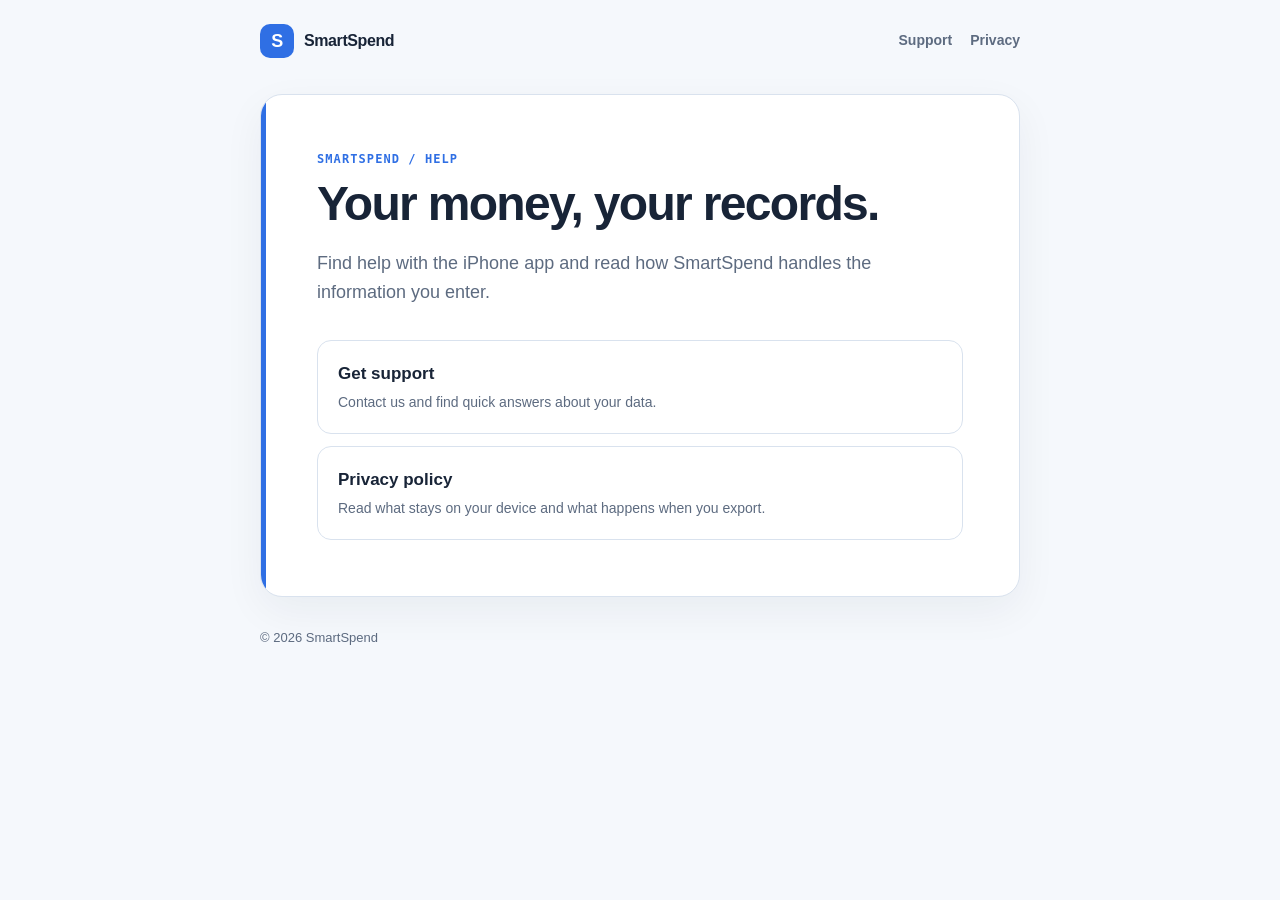
<file: docs/index.html>
<!doctype html>
<html lang="en">
<head>
  <meta charset="utf-8">
  <meta name="viewport" content="width=device-width, initial-scale=1">
  <meta name="description" content="SmartSpend support and privacy information.">
  <title>SmartSpend — Support &amp; Privacy</title>
  <link rel="icon" href="favicon.svg" type="image/svg+xml">
  <link rel="stylesheet" href="styles.css">
</head>
<body>
  <header class="site-header shell">
    <a class="brand" href="index.html"><span class="brand-mark" aria-hidden="true">S</span> SmartSpend</a>
    <nav class="site-nav" aria-label="Main navigation">
      <a href="support.html">Support</a>
      <a href="privacy.html">Privacy</a>
    </nav>
  </header>
  <main class="page shell">
    <p class="eyebrow">SmartSpend / help</p>
    <h1>Your money, your records.</h1>
    <p class="lead">Find help with the iPhone app and read how SmartSpend handles the information you enter.</p>
    <div class="link-cards">
      <a class="link-card" href="support.html"><strong>Get support</strong><span>Contact us and find quick answers about your data.</span></a>
      <a class="link-card" href="privacy.html"><strong>Privacy policy</strong><span>Read what stays on your device and what happens when you export.</span></a>
    </div>
  </main>
  <footer class="site-footer shell">© 2026 SmartSpend</footer>
</body>
</html>
</file>
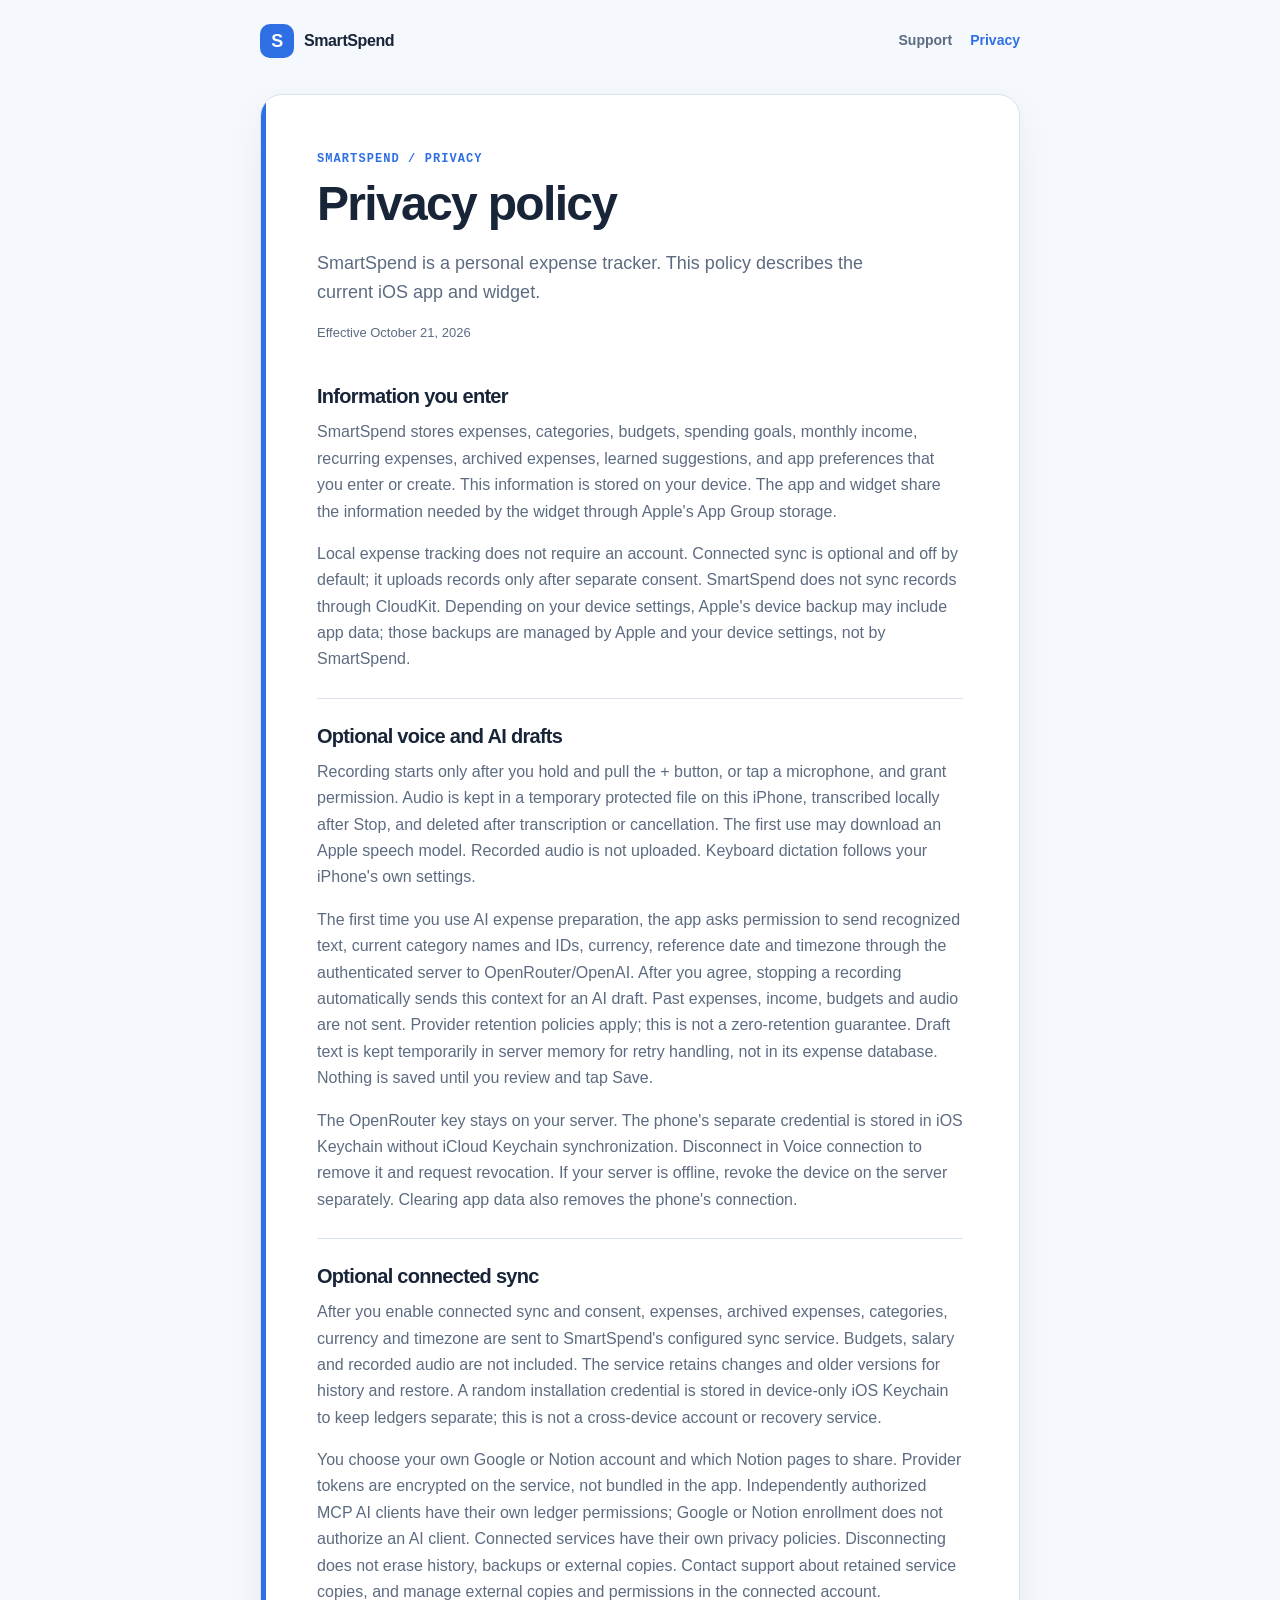
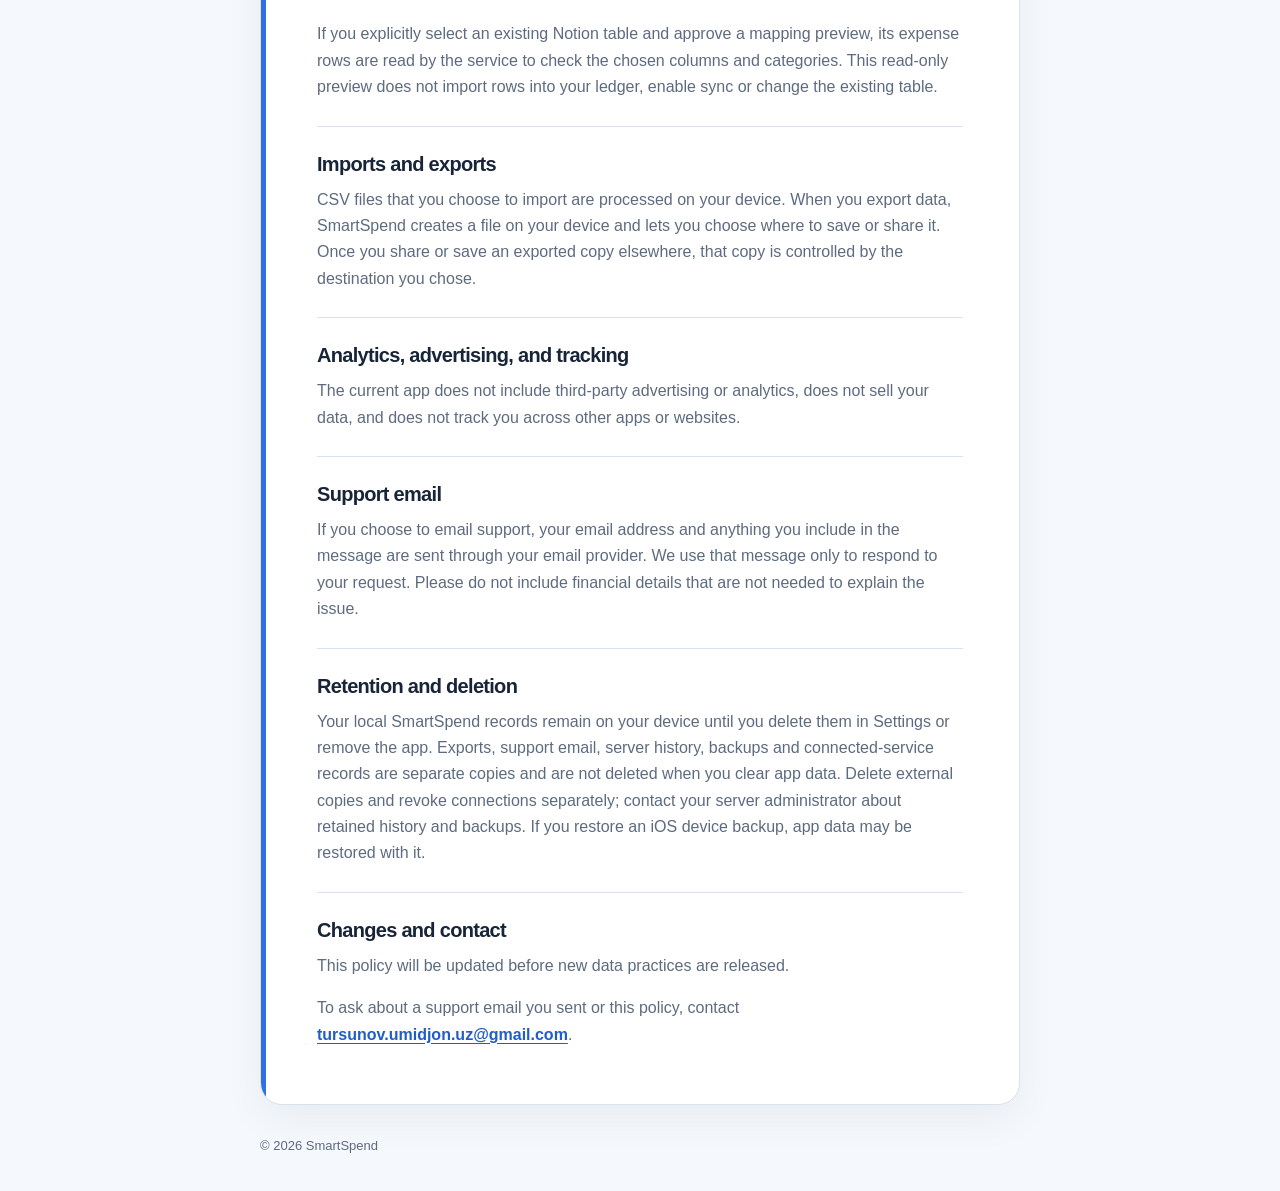
<file: docs/privacy.html>
<!doctype html>
<html lang="en">
<head>
  <meta charset="utf-8">
  <meta name="viewport" content="width=device-width, initial-scale=1">
  <meta name="description" content="SmartSpend privacy policy for the iPhone app and widget.">
  <title>Privacy Policy — SmartSpend</title>
  <link rel="icon" href="favicon.svg" type="image/svg+xml">
  <link rel="stylesheet" href="styles.css">
</head>
<body>
  <header class="site-header shell">
    <a class="brand" href="index.html"><span class="brand-mark" aria-hidden="true">S</span> SmartSpend</a>
    <nav class="site-nav" aria-label="Main navigation">
      <a href="support.html">Support</a>
      <a href="privacy.html" aria-current="page">Privacy</a>
    </nav>
  </header>
  <main class="page shell">
    <p class="eyebrow">SmartSpend / privacy</p>
    <h1>Privacy policy</h1>
    <p class="lead">SmartSpend is a personal expense tracker. This policy describes the current iOS app and widget.</p>
    <p class="date">Effective October 21, 2026</p>
    <section class="content-section" aria-labelledby="data-heading">
      <h2 id="data-heading">Information you enter</h2>
      <p>SmartSpend stores expenses, categories, budgets, spending goals, monthly income, recurring expenses, archived expenses, learned suggestions, and app preferences that you enter or create. This information is stored on your device. The app and widget share the information needed by the widget through Apple's App Group storage.</p>
      <p>Local expense tracking does not require an account. Connected sync is optional and off by default; it uploads records only after separate consent. SmartSpend does not sync records through CloudKit. Depending on your device settings, Apple's device backup may include app data; those backups are managed by Apple and your device settings, not by SmartSpend.</p>
    </section>
    <section class="content-section" aria-labelledby="voice-heading">
      <h2 id="voice-heading">Optional voice and AI drafts</h2>
      <p>Recording starts only after you hold and pull the + button, or tap a microphone, and grant permission. Audio is kept in a temporary protected file on this iPhone, transcribed locally after Stop, and deleted after transcription or cancellation. The first use may download an Apple speech model. Recorded audio is not uploaded. Keyboard dictation follows your iPhone's own settings.</p>
      <p>The first time you use AI expense preparation, the app asks permission to send recognized text, current category names and IDs, currency, reference date and timezone through the authenticated server to OpenRouter/OpenAI. After you agree, stopping a recording automatically sends this context for an AI draft. Past expenses, income, budgets and audio are not sent. Provider retention policies apply; this is not a zero-retention guarantee. Draft text is kept temporarily in server memory for retry handling, not in its expense database. Nothing is saved until you review and tap Save.</p>
      <p>The OpenRouter key stays on your server. The phone's separate credential is stored in iOS Keychain without iCloud Keychain synchronization. Disconnect in Voice connection to remove it and request revocation. If your server is offline, revoke the device on the server separately. Clearing app data also removes the phone's connection.</p>
    </section>
    <section class="content-section" aria-labelledby="sync-heading">
      <h2 id="sync-heading">Optional connected sync</h2>
      <p>After you enable connected sync and consent, expenses, archived expenses, categories, currency and timezone are sent to SmartSpend's configured sync service. Budgets, salary and recorded audio are not included. The service retains changes and older versions for history and restore. A random installation credential is stored in device-only iOS Keychain to keep ledgers separate; this is not a cross-device account or recovery service.</p>
      <p>You choose your own Google or Notion account and which Notion pages to share. Provider tokens are encrypted on the service, not bundled in the app. Independently authorized MCP AI clients have their own ledger permissions; Google or Notion enrollment does not authorize an AI client. Connected services have their own privacy policies. Disconnecting does not erase history, backups or external copies. Contact support about retained service copies, and manage external copies and permissions in the connected account.</p>
      <p>If you explicitly select an existing Notion table and approve a mapping preview, its expense rows are read by the service to check the chosen columns and categories. This read-only preview does not import rows into your ledger, enable sync or change the existing table.</p>
    </section>
    <section class="content-section" aria-labelledby="files-heading">
      <h2 id="files-heading">Imports and exports</h2>
      <p>CSV files that you choose to import are processed on your device. When you export data, SmartSpend creates a file on your device and lets you choose where to save or share it. Once you share or save an exported copy elsewhere, that copy is controlled by the destination you chose.</p>
    </section>
    <section class="content-section" aria-labelledby="tracking-heading">
      <h2 id="tracking-heading">Analytics, advertising, and tracking</h2>
      <p>The current app does not include third-party advertising or analytics, does not sell your data, and does not track you across other apps or websites.</p>
    </section>
    <section class="content-section" aria-labelledby="email-heading">
      <h2 id="email-heading">Support email</h2>
      <p>If you choose to email support, your email address and anything you include in the message are sent through your email provider. We use that message only to respond to your request. Please do not include financial details that are not needed to explain the issue.</p>
    </section>
    <section class="content-section" aria-labelledby="deletion-heading">
      <h2 id="deletion-heading">Retention and deletion</h2>
      <p>Your local SmartSpend records remain on your device until you delete them in Settings or remove the app. Exports, support email, server history, backups and connected-service records are separate copies and are not deleted when you clear app data. Delete external copies and revoke connections separately; contact your server administrator about retained history and backups. If you restore an iOS device backup, app data may be restored with it.</p>
    </section>
    <section class="content-section" aria-labelledby="changes-heading">
      <h2 id="changes-heading">Changes and contact</h2>
      <p>This policy will be updated before new data practices are released.</p>
      <p>To ask about a support email you sent or this policy, contact <a class="contact-link" href="mailto:tursunov.umidjon.uz@gmail.com">tursunov.umidjon.uz@gmail.com</a>.</p>
    </section>
  </main>
  <footer class="site-footer shell">© 2026 SmartSpend</footer>
</body>
</html>
</file>
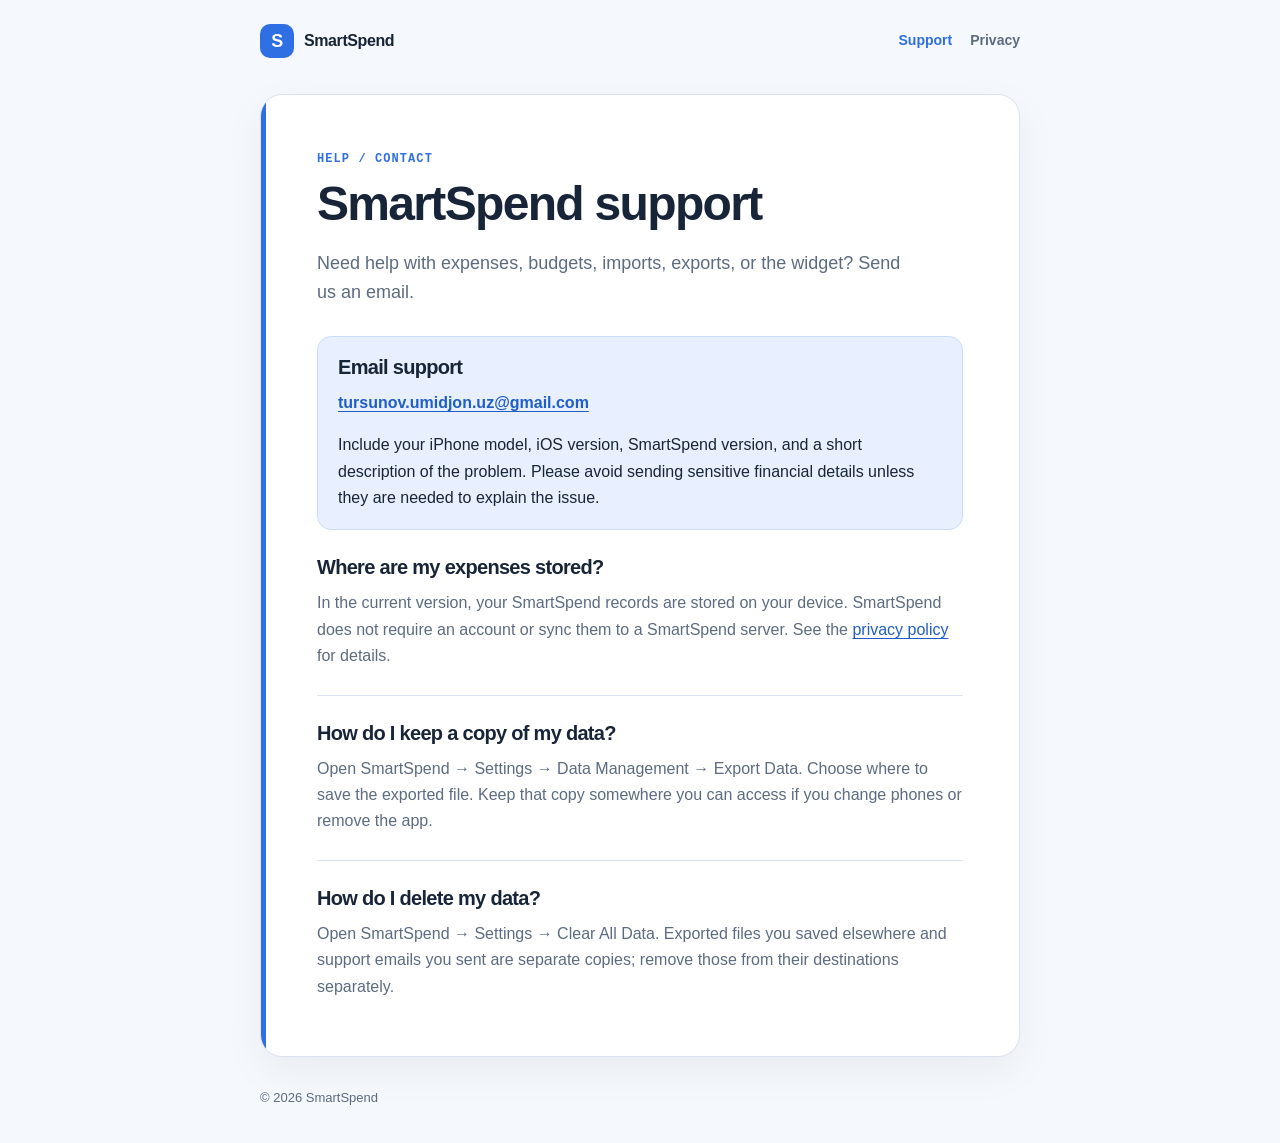
<file: docs/support.html>
<!doctype html>
<html lang="en">
<head>
  <meta charset="utf-8">
  <meta name="viewport" content="width=device-width, initial-scale=1">
  <meta name="description" content="Contact SmartSpend support and find help with your expense data.">
  <title>Support — SmartSpend</title>
  <link rel="icon" href="favicon.svg" type="image/svg+xml">
  <link rel="stylesheet" href="styles.css">
</head>
<body>
  <header class="site-header shell">
    <a class="brand" href="index.html"><span class="brand-mark" aria-hidden="true">S</span> SmartSpend</a>
    <nav class="site-nav" aria-label="Main navigation">
      <a href="support.html" aria-current="page">Support</a>
      <a href="privacy.html">Privacy</a>
    </nav>
  </header>
  <main class="page shell">
    <p class="eyebrow">Help / contact</p>
    <h1>SmartSpend support</h1>
    <p class="lead">Need help with expenses, budgets, imports, exports, or the widget? Send us an email.</p>
    <div class="notice">
      <h2>Email support</h2>
      <p><a class="contact-link" href="mailto:tursunov.umidjon.uz@gmail.com?subject=SmartSpend%20support">tursunov.umidjon.uz@gmail.com</a></p>
      <p>Include your iPhone model, iOS version, SmartSpend version, and a short description of the problem. Please avoid sending sensitive financial details unless they are needed to explain the issue.</p>
    </div>
    <section class="content-section" aria-labelledby="storage-heading">
      <h2 id="storage-heading">Where are my expenses stored?</h2>
      <p>In the current version, your SmartSpend records are stored on your device. SmartSpend does not require an account or sync them to a SmartSpend server. See the <a href="privacy.html">privacy policy</a> for details.</p>
    </section>
    <section class="content-section" aria-labelledby="export-heading">
      <h2 id="export-heading">How do I keep a copy of my data?</h2>
      <p>Open SmartSpend → Settings → Data Management → Export Data. Choose where to save the exported file. Keep that copy somewhere you can access if you change phones or remove the app.</p>
    </section>
    <section class="content-section" aria-labelledby="delete-heading">
      <h2 id="delete-heading">How do I delete my data?</h2>
      <p>Open SmartSpend → Settings → Clear All Data. Exported files you saved elsewhere and support emails you sent are separate copies; remove those from their destinations separately.</p>
    </section>
  </main>
  <footer class="site-footer shell">© 2026 SmartSpend</footer>
</body>
</html>
</file>
<file: docs/styles.css>
:root {
  color-scheme: light;
  --ink: #182437;
  --muted: #5d6b80;
  --blue: #2f6fe4;
  --pale-blue: #e8f0ff;
  --line: #d9e2ee;
  --page: #f5f8fc;
  --surface: #ffffff;
}

* { box-sizing: border-box; }

html { scroll-behavior: smooth; }

body {
  margin: 0;
  color: var(--ink);
  background: var(--page);
  font: 16px/1.65 -apple-system, BlinkMacSystemFont, "Segoe UI", sans-serif;
}

a { color: #1f5ec7; text-underline-offset: 3px; }
a:hover { color: #17499e; }
a:focus-visible { outline: 3px solid var(--blue); outline-offset: 4px; border-radius: 3px; }

.shell { width: min(100% - 40px, 760px); margin-inline: auto; }

.site-header {
  display: flex;
  align-items: center;
  justify-content: space-between;
  gap: 16px;
  padding-block: 24px;
}

.brand {
  display: inline-flex;
  align-items: center;
  gap: 10px;
  color: var(--ink);
  font-weight: 760;
  text-decoration: none;
  letter-spacing: -0.025em;
}

.brand-mark {
  display: grid;
  place-items: center;
  width: 34px;
  height: 34px;
  border-radius: 10px;
  background: var(--blue);
  color: white;
  font: 700 18px/1 ui-rounded, -apple-system, BlinkMacSystemFont, sans-serif;
}

.site-nav { display: flex; gap: 18px; flex-wrap: wrap; }
.site-nav a { color: var(--muted); font-size: 14px; font-weight: 620; text-decoration: none; }
.site-nav a[aria-current="page"] { color: var(--blue); }

.page {
  position: relative;
  overflow: hidden;
  margin: 12px auto 30px;
  padding: clamp(26px, 6vw, 56px);
  border: 1px solid var(--line);
  border-radius: 22px;
  background: var(--surface);
  box-shadow: 0 14px 42px rgba(24, 36, 55, 0.055);
}

.page::before {
  content: "";
  position: absolute;
  inset: 0 auto 0 0;
  width: 5px;
  background: var(--blue);
}

.eyebrow {
  margin: 0 0 9px;
  color: var(--blue);
  font: 700 12px/1.4 ui-monospace, SFMono-Regular, Menlo, monospace;
  letter-spacing: 0.09em;
  text-transform: uppercase;
}

h1, h2 { font-family: ui-rounded, -apple-system, BlinkMacSystemFont, "Segoe UI", sans-serif; letter-spacing: -0.035em; }
h1 { margin: 0; font-size: clamp(34px, 6vw, 48px); line-height: 1.12; }
h2 { margin: 0 0 10px; font-size: 20px; line-height: 1.25; }
p { margin: 0 0 16px; }
.lead { max-width: 590px; margin: 18px 0 0; color: var(--muted); font-size: 18px; }
.date { margin-top: 14px; color: var(--muted); font-size: 13px; }

.notice {
  margin-top: 28px;
  padding: 18px 20px;
  border: 1px solid #cbdcfb;
  border-radius: 14px;
  background: var(--pale-blue);
}
.notice p:last-child, section p:last-child { margin-bottom: 0; }

.content-section { padding-block: 25px; border-bottom: 1px solid var(--line); }
.content-section:last-child { padding-bottom: 0; border-bottom: 0; }
.content-section p { color: var(--muted); }

.link-cards { display: grid; gap: 12px; margin-top: 32px; }
.link-card {
  display: block;
  padding: 19px 20px;
  border: 1px solid var(--line);
  border-radius: 14px;
  color: var(--ink);
  text-decoration: none;
  transition: border-color 150ms ease, transform 150ms ease;
}
.link-card:hover { border-color: var(--blue); transform: translateY(-2px); color: var(--ink); }
.link-card strong { display: block; font-size: 17px; }
.link-card span { display: block; margin-top: 3px; color: var(--muted); font-size: 14px; }

.contact-link { font-weight: 700; overflow-wrap: anywhere; }
.site-footer { padding: 0 0 35px; color: var(--muted); font-size: 13px; }

@media (max-width: 540px) {
  .site-header { align-items: flex-start; flex-direction: column; }
  .site-nav { gap: 14px; }
  .page { border-radius: 16px; }
}

@media (prefers-reduced-motion: reduce) {
  html { scroll-behavior: auto; }
  .link-card { transition: none; }
}
</file>
